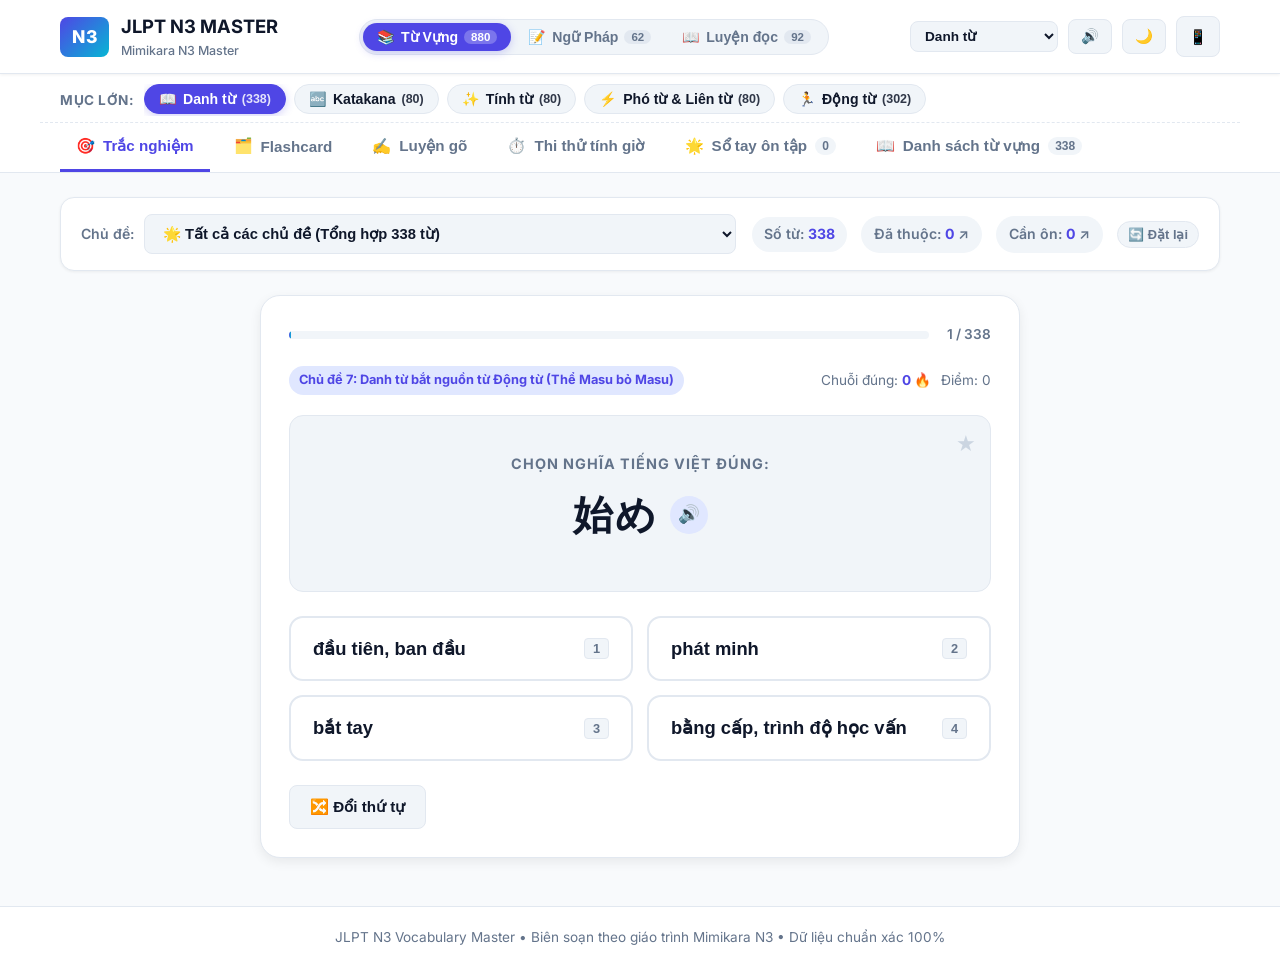
<file: index.html>
<!DOCTYPE html>
<html lang="vi" data-theme="light">
<head>
  <meta charset="UTF-8">
  <meta name="viewport" content="width=device-width, initial-scale=1.0, maximum-scale=1.0, user-scalable=no, viewport-fit=cover">
  <title>Ôn Tập Từ Vựng JLPT N3 - Mimikara</title>
  <link rel="stylesheet" href="style.css">
  <link rel="stylesheet" href="kanji-writer.css">
  <link rel="icon" type="image/svg+xml" href="icon.svg">
  <link rel="apple-touch-icon" href="icon.svg">
  <link rel="manifest" href="manifest.json">
  <meta name="theme-color" content="#4f46e5">
  <meta name="apple-mobile-web-app-capable" content="yes">
  <meta name="apple-mobile-web-app-status-bar-style" content="black-translucent">
  <meta name="apple-mobile-web-app-title" content="Quiz N3">
  <link rel="preconnect" href="https://fonts.googleapis.com">
  <link rel="preconnect" href="https://fonts.gstatic.com" crossorigin>
  <link href="https://fonts.googleapis.com/css2?family=Inter:wght@400;500;600;700;800&family=Noto+Sans+JP:wght@400;500;700;900&display=swap" rel="stylesheet">
</head>
<body>

  <!-- Header -->
  <header>
    <div class="header-inner">
      <a href="#" class="brand">
        <div class="logo-badge">N3</div>
        <div class="brand-title">
          <span id="brandMainTitle">JLPT N3 MASTER</span>
          <span class="brand-sub" id="brandSubTitle">Mimikara & Ngữ pháp VTI</span>
        </div>
      </a>

      <!-- Main Mode Switcher: Từ Vựng vs Ngữ Pháp -->
      <div class="app-mode-switch" id="appModeSwitch">
        <button class="mode-btn active" data-mode="vocab" id="modeBtnVocab">
          <span class="mode-icon">📚</span>
          <span class="mode-text">Từ Vựng</span>
          <span class="mode-badge">880</span>
        </button>
        <button class="mode-btn" data-mode="grammar" id="modeBtnGrammar">
          <span class="mode-icon">📝</span>
          <span class="mode-text">Ngữ Pháp</span>
          <span class="mode-badge">62</span>
        </button>
        <button class="mode-btn" data-mode="reading" id="modeBtnReading"><span class="mode-icon">📖</span><span class="mode-text">Luyện đọc</span><span class="mode-badge">92</span></button>
      </div>

      <div class="header-actions">
        <!-- Category selector (Extensible for Danh từ, Động từ, etc.) -->
        <select id="categorySelect" class="custom-select" style="max-width: 220px; font-size: 0.85rem; padding: 6px 10px;">
          <!-- Dynamically populated from QUIZ_CATEGORIES -->
        </select>

        <button id="soundToggleBtn" class="btn-icon" title="Bật/Tắt âm thanh">
          <span id="soundIcon">🔊</span>
        </button>

        <button id="themeToggleBtn" class="btn-icon" title="Chuyển chế độ Sáng/Tối">
          <span id="themeIcon">🌙</span>
        </button>

        <a href="connect.html" id="phoneConnectBtn" class="btn-icon" title="Kết nối học trên điện thoại (Mã QR & Link)" style="text-decoration: none;">
          <span>📱</span>
        </a>
      </div>
    </div>
  </header>

  <!-- ==================== VOCAB NAVIGATION TABS ==================== -->
  <div class="nav-tabs-wrapper" id="vocabNavTabsWrapper">
    <!-- Category Pills Switcher -->
    <div class="category-bar-wrapper">
      <span class="category-bar-label">Mục lớn:</span>
      <div id="categoryPills" class="category-pills-scroll">
        <!-- Dynamically rendered pills -->
      </div>
    </div>

    <ul class="nav-tabs">
      <li>
        <button class="nav-tab-btn active" data-tab="quiz">
          <span>🎯</span> Trắc nghiệm
        </button>
      </li>
      <li>
        <button class="nav-tab-btn" data-tab="flashcard">
          <span>🗂️</span> Flashcard
        </button>
      </li>
      <li>
        <button class="nav-tab-btn" data-tab="spelling">
          <span>✍️</span> Luyện gõ
        </button>
      </li>
      <li>
        <button class="nav-tab-btn" data-tab="exam">
          <span>⏱️</span> Thi thử tính giờ
        </button>
      </li>
      <li>
        <button class="nav-tab-btn" data-tab="review">
          <span>🌟</span> Sổ tay ôn tập
          <span id="reviewBadge" class="badge-count">0</span>
        </button>
      </li>
      <li>
        <button class="nav-tab-btn" data-tab="dictionary">
          <span>📖</span> Danh sách từ vựng
          <span id="dictTotalBadge" class="badge-count">0</span>
        </button>
      </li>
    </ul>
  </div>

  <!-- ==================== GRAMMAR NAVIGATION TABS ==================== -->
  <div class="nav-tabs-wrapper" id="grammarNavTabsWrapper" style="display: none;">
    <!-- Category Pills for Grammar -->
    <div class="category-bar-wrapper">
      <span class="category-bar-label">Nhóm:</span>
      <div id="grammarCategoryPills" class="category-pills-scroll">
        <!-- Dynamically rendered grammar pills -->
      </div>
    </div>

    <ul class="nav-tabs">
      <li>
        <button class="nav-tab-btn active" data-gtab="handbook">
          <span>📖</span> Cẩm nang 62 mẫu
          <span id="gHandbookBadge" class="badge-count">62</span>
        </button>
      </li>
      <li>
        <button class="nav-tab-btn" data-gtab="quiz">
          <span>🎯</span> Trắc nghiệm điền câu
        </button>
      </li>
      <li>
        <button class="nav-tab-btn" data-gtab="flashcard">
          <span>🗂️</span> Flashcard mẫu câu
        </button>
      </li>
      <li>
        <button class="nav-tab-btn" data-gtab="review">
          <span>⭐</span> Sổ tay cần ôn
          <span id="gReviewBadge" class="badge-count">0</span>
        </button>
      </li>
    </ul>
  </div>

  <!-- Main Content -->
  <main>
    <!-- ==================== VOCAB APPLICATION SPACE ==================== -->
    <div id="vocabAppSection">
      <!-- Topic / Filter Control Bar -->
      <div class="control-bar">
      <div class="select-group">
        <label for="topicSelect" class="select-label">Chủ đề:</label>
        <select id="topicSelect" class="custom-select">
          <option value="all">🌟 Tất cả 7 chủ đề (Tổng hợp 338 từ)</option>
          <!-- Populated dynamically -->
        </select>
      </div>

      <div class="quick-stats">
        <div class="stat-pill">Số từ: <strong id="currentWordCount">0</strong></div>
        <div id="statPillMastered" class="stat-pill clickable" title="Nhấn để xem danh sách các từ Đã thuộc">Đã thuộc: <strong id="masteredCount">0</strong> ↗</div>
        <div id="statPillMistake" class="stat-pill clickable" title="Nhấn để xem danh sách các câu Cần ôn">Cần ôn: <strong id="mistakeCount">0</strong> ↗</div>
        <button id="resetStatsBtn" class="btn-secondary" title="Đặt lại tiến độ Đã thuộc / Cần ôn" style="padding: 5px 10px; font-size: 0.8rem; border-radius: 999px; display: inline-flex; align-items: center; gap: 4px; cursor: pointer; color: var(--text-muted);">
          <span>🔄</span> Đặt lại
        </button>
      </div>
    </div>

    <!-- ==================== TAB 1: TRẮC NGHIỆM (QUIZ) ==================== -->
    <section id="view-quiz" class="view-section active">
      <div class="app-card">
        <!-- Progress -->
        <div class="progress-container">
          <div class="progress-track">
            <div id="quizProgressFill" class="progress-fill"></div>
          </div>
          <div id="quizProgressText" class="progress-text">1 / 10</div>
        </div>

        <div class="quiz-header">
          <span id="quizTopicBadge" class="quiz-topic-tag">Chủ đề 1</span>
          <div style="display: flex; gap: 10px; align-items: center;">
            <span>Chuỗi đúng: <strong id="streakCount" style="color: var(--primary);">0 🔥</strong></span>
            <span id="quizScoreText">Điểm: 0</span>
          </div>
        </div>

        <!-- Question box -->
        <div class="quiz-question-box">
          <button id="quizStarBtn" class="star-btn" title="Đánh dấu từ yêu thích">★</button>
          <div id="quizPromptType" class="question-prompt">Chọn nghĩa đúng của từ:</div>
          <div id="quizQuestionMain" class="question-main">
            <span id="quizQuestionWord">男性</span>
            <button id="quizAudioBtn" class="audio-btn" title="Nghe phát âm">🔊</button>
          </div>
          <div id="quizQuestionSub" class="question-sub">Âm Hán: NAM TÍNH</div>
        </div>

        <!-- 4 Options -->
        <div id="quizOptionsGrid" class="options-grid">
          <!-- Populated dynamically -->
        </div>

        <!-- Explanation Card (Shown after answering) -->
        <div id="quizExplanation" class="explanation-box">
          <div style="font-weight: 700; color: var(--primary); margin-bottom: 4px;">Chi tiết từ vựng:</div>
          <div class="exp-grid">
            <div class="exp-item">
              <div class="exp-label">Kanji</div>
              <div id="expKanji" class="exp-val">男性</div>
            </div>
            <div class="exp-item">
              <div class="exp-label">Cách đọc (Hiragana)</div>
              <div id="expHiragana" class="exp-val">だんせい</div>
            </div>
            <div class="exp-item">
              <div class="exp-label">Hán Việt</div>
              <div id="expHanViet" class="exp-val">NAM TÍNH</div>
            </div>
            <div class="exp-item">
              <div class="exp-label">Nghĩa tiếng Việt</div>
              <div id="expNghia" class="exp-val">đàn ông, nam giới</div>
            </div>
            <div class="exp-item">
              <div class="exp-label">STT Mimikara</div>
              <div id="expStt" class="exp-val">#1</div>
            </div>
          </div>
        </div>

        <!-- Action bar -->
        <div class="quiz-actions">
          <button id="quizShuffleBtn" class="btn-secondary">🔀 Đổi thứ tự</button>
          <button id="quizNextBtn" class="btn-primary" style="display: none;">
            Câu tiếp theo ➜
          </button>
        </div>
      </div>
    </section>

    <!-- ==================== TAB 2: FLASHCARD ==================== -->
    <section id="view-flashcard" class="view-section">
      <div class="app-card" style="max-width: 650px;">
        <div class="progress-container">
          <div class="progress-track">
            <div id="fcProgressFill" class="progress-fill"></div>
          </div>
          <div id="fcProgressText" class="progress-text">1 / 49</div>
        </div>

        <!-- 3D Flip Card -->
        <div id="flashcardElement" class="flashcard-wrapper">
          <div class="flashcard-inner">
            <!-- Front -->
            <div class="flashcard-front">
              <div style="display: flex; justify-content: space-between; width: 100%;">
                <span id="fcTopicBadge" class="quiz-topic-tag">Chủ đề 1</span>
                <span id="fcSttBadge" style="font-size: 0.85rem; font-weight: 700; color: var(--text-muted);">#1</span>
              </div>
              <div>
                <div id="fcKanji" class="fc-word-kanji">男性</div>
                <div id="fcHanViet" class="fc-word-hanviet">NAM TÍNH</div>
              </div>
              <div class="fc-hint">💡 Nhấp hoặc nhấn phím Space để lật thẻ xem nghĩa</div>
            </div>

            <!-- Back -->
            <div class="flashcard-back">
              <div style="display: flex; justify-content: space-between; width: 100%;">
                <span class="quiz-topic-tag">Đáp án & Cách đọc</span>
                <button id="fcAudioBtn" class="audio-btn" title="Nghe phát âm">🔊</button>
              </div>
              <div>
                <div id="fcHiragana" class="fc-word-hiragana">だんせい</div>
                <div id="fcNghia" class="fc-word-nghia">đàn ông, nam giới</div>
              </div>
              <div class="fc-hint">Nhấp vào thẻ để quay lại mặt trước</div>
            </div>
          </div>
        </div>

        <div class="fc-writing-tools"><button type="button" id="fcWritingBtn" class="btn-secondary" hidden>✍️ Cách viết</button></div>

        <!-- Controls -->
        <div class="flashcard-controls">
          <button id="fcPrevBtn" class="btn-secondary" title="Từ trước đó (Phím mũi tên trái)">⬅ Trước</button>
          <button id="fcReviewBtn" class="btn-status review" title="Đánh dấu cần ôn lại">⚠️ Cần ôn lại</button>
          <button id="fcMasteredBtn" class="btn-status mastered" title="Đánh dấu đã thuộc">✅ Đã thuộc</button>
          <button id="fcNextBtn" class="btn-secondary" title="Từ tiếp theo (Phím mũi tên phải)">Tiếp ➡</button>
        </div>
      </div>
    </section>

    <!-- ==================== TAB 3: LUYỆN GÕ (SPELLING) ==================== -->
    <section id="view-spelling" class="view-section">
      <div class="app-card">
        <div class="progress-container">
          <div class="progress-track">
            <div id="spellingProgressFill" class="progress-fill"></div>
          </div>
          <div id="spellingProgressText" class="progress-text">1 / 10</div>
        </div>

        <div class="spelling-box">
          <div class="quiz-topic-tag" id="spellingTopicBadge">Chủ đề 1</div>
          <div id="spellingKanji" class="spelling-prompt">男性</div>
          <div id="spellingHanViet" style="color: var(--primary); font-weight: 700; margin-bottom: 4px;">NAM TÍNH</div>
          <div id="spellingMeaning" class="spelling-meaning">đàn ông, nam giới</div>

          <form id="spellingForm">
            <input type="text" id="spellingInput" class="spelling-input" placeholder="Gõ Hiragana (hoặc Romaji)..." autocomplete="off" autofocus>
            <div id="spellingFeedback" class="spelling-feedback"></div>
            
            <div style="display: flex; gap: 10px; justify-content: center;">
              <button type="button" id="spellingHintBtn" class="btn-secondary">💡 Gợi ý chữ đầu</button>
              <button type="submit" class="btn-primary">Kiểm tra ↵</button>
              <button type="button" id="spellingSkipBtn" class="btn-secondary">Bỏ qua ➜</button>
            </div>
          </form>
        </div>
      </div>
    </section>

    <!-- ==================== TAB 4: THI THỬ TÍNH GIỜ (EXAM) ==================== -->
    <section id="view-exam" class="view-section">
      <!-- Exam Setup Screen -->
      <div id="examSetupCard" class="app-card">
        <h2 style="font-size: 1.6rem; margin-bottom: 8px;">⏱️ Thi thử trắc nghiệm JLPT N3</h2>
        <p style="color: var(--text-muted); margin-bottom: 24px;">Kiểm tra năng lực từ vựng N3 dưới áp lực thời gian tương tự bài thi thật.</p>

        <div style="margin-bottom: 20px;">
          <label style="font-weight: 700; display: block; margin-bottom: 8px;">Số câu hỏi:</label>
          <select id="examCountSelect" class="custom-select">
            <option value="15">15 câu (Khoảng 5 phút)</option>
            <option value="25" selected>25 câu (Khoảng 8 phút)</option>
            <option value="40">40 câu (Khoảng 15 phút)</option>
            <option value="all">Toàn bộ danh sách từ trong chủ đề</option>
          </select>
        </div>

        <div style="margin-bottom: 24px;">
          <label style="font-weight: 700; display: block; margin-bottom: 8px;">Thời gian mỗi câu:</label>
          <select id="examTimeSelect" class="custom-select">
            <option value="15">15 giây / câu (Nhanh - Phản xạ cao)</option>
            <option value="25" selected>25 giây / câu (Chuẩn JLPT)</option>
            <option value="40">40 giây / câu (Thư thả)</option>
          </select>
        </div>

        <button id="examStartBtn" class="btn-primary" style="width: 100%; justify-content: center; padding: 14px;">
          🚀 Bắt đầu thi ngay
        </button>
      </div>

      <!-- Exam Active Screen -->
      <div id="examActiveCard" class="app-card" style="display: none;">
        <div style="display: flex; justify-content: space-between; align-items: center; margin-bottom: 16px;">
          <span id="examCounterText" style="font-weight: 700;">Câu 1 / 25</span>
          <div id="examTimer" class="exam-timer">
            <span>⏳</span> <span id="examTimerValue">25s</span>
          </div>
        </div>

        <div class="progress-container">
          <div class="progress-track">
            <div id="examProgressFill" class="progress-fill"></div>
          </div>
        </div>

        <div class="quiz-question-box">
          <div id="examPromptType" class="question-prompt">Chọn nghĩa chính xác:</div>
          <div id="examQuestionMain" class="question-main">
            <span id="examQuestionWord">合格</span>
            <button id="examAudioBtn" class="audio-btn" title="Nghe phát âm">🔊</button>
          </div>
          <div id="examQuestionSub" class="question-sub">HỢP CÁCH</div>
        </div>

        <div id="examOptionsGrid" class="options-grid">
          <!-- Populated dynamically -->
        </div>
      </div>

      <!-- Exam Result Screen -->
      <div id="examResultCard" class="app-card exam-result-card" style="display: none;">
        <h2 style="font-size: 1.8rem; margin-bottom: 6px;">🎉 Kết Quả Bài Thi</h2>
        <p id="examResultSub" style="color: var(--text-muted); margin-bottom: 24px;">Hoàn thành bài thi N3</p>

        <div class="score-circle">
          <div id="examScorePercent">88%</div>
          <span id="examScoreFraction">22 / 25 câu đúng</span>
        </div>

        <div id="examRankBadge" style="display: inline-block; padding: 8px 18px; border-radius: 999px; font-weight: 800; margin-bottom: 24px;">
          Xuất Sắc! 🏆
        </div>

        <div style="display: flex; gap: 12px; justify-content: center; flex-wrap: wrap;">
          <button id="examRetryBtn" class="btn-primary">🔄 Thi lại</button>
          <button id="examReviewMistakesBtn" class="btn-secondary">⚠️ Ôn lại các câu làm sai</button>
        </div>
      </div>
    </section>

    <!-- ==================== TAB 5: SỔ TAY TỪ KHÓ, YÊU THÍCH & ĐÃ THUỘC ==================== -->
    <section id="view-review" class="view-section">
      <div class="control-bar" style="margin-bottom: 16px;">
        <div style="display: flex; gap: 10px; flex-wrap: wrap;">
          <button id="subtabMistakesBtn" class="btn-secondary" style="font-weight: 700; background: var(--primary-light); color: var(--primary);">
            ⚠️ Câu làm sai (<span id="countMistakesTab">0</span>)
          </button>
          <button id="subtabMasteredBtn" class="btn-secondary" style="font-weight: 700;">
            ✅ Đã thuộc (<span id="countMasteredTab">0</span>)
          </button>
          <button id="subtabFavoritesBtn" class="btn-secondary" style="font-weight: 700;">
            ⭐ Từ yêu thích (<span id="countFavoritesTab">0</span>)
          </button>
        </div>

        <button id="clearReviewBtn" class="btn-secondary" style="color: var(--danger);">
          🗑️ Xóa danh sách này
        </button>
      </div>

      <div id="reviewListContainer" class="dict-table-wrapper">
        <!-- Rendered dynamically -->
      </div>
    </section>

    <!-- ==================== TAB 6: DANH SÁCH TỪ VỰNG ==================== -->
    <section id="view-dictionary" class="view-section">
      <div class="dict-controls">
        <div class="dict-topic-group">
          <label for="dictTopicSelect" class="select-label">🏷️ Chủ đề:</label>
          <select id="dictTopicSelect" class="custom-select dict-topic-select">
            <option value="all">🌟 Tất cả chủ đề</option>
            <!-- Populated dynamically -->
          </select>
        </div>
        <div class="dict-search-wrapper">
          <input type="text" id="dictSearchInput" class="search-input" placeholder="🔍 Tìm kiếm từ vựng theo Kanji, Hiragana, Hán Việt hoặc Nghĩa...">
        </div>
      </div>

      <div class="dict-status-bar">
        <span id="dictStatusText">Đang hiển thị <strong id="dictFilteredCount">0</strong> từ</span>
        <div class="dict-col-toggles">
          <span class="dict-col-label">Che nội dung để dò bài:</span>
          <button type="button" class="col-pill-toggle" data-col="kanji" title="Ẩn/Hiện cột Kanji">
            <span class="col-icon">👁️</span> Kanji
          </button>
          <button type="button" class="col-pill-toggle" data-col="hiragana" title="Ẩn/Hiện cột Hiragana">
            <span class="col-icon">👁️</span> Hiragana
          </button>
          <button type="button" class="col-pill-toggle" data-col="hanviet" title="Ẩn/Hiện cột Âm Hán Việt">
            <span class="col-icon">👁️</span> Hán Việt
          </button>
          <button type="button" class="col-pill-toggle" data-col="nghia" title="Ẩn/Hiện cột Nghĩa tiếng Việt">
            <span class="col-icon">👁️</span> Nghĩa TV
          </button>
        </div>
      </div>

      <div class="dict-table-wrapper">
        <table class="dict-table" id="dictTable">
          <thead>
            <tr>
              <th style="width: 50px;">STT</th>
              <th class="th-toggleable">
                <div class="th-content">
                  <span>Kanji / Từ vựng</span>
                  <button type="button" class="btn-col-toggle" data-col="kanji" title="Ẩn/Hiện nội dung Kanji">
                    <span class="toggle-icon">👁️</span>
                  </button>
                </div>
              </th>
              <th class="th-toggleable">
                <div class="th-content">
                  <span>Hiragana</span>
                  <button type="button" class="btn-col-toggle" data-col="hiragana" title="Ẩn/Hiện nội dung Hiragana">
                    <span class="toggle-icon">👁️</span>
                  </button>
                </div>
              </th>
              <th class="th-toggleable">
                <div class="th-content">
                  <span>Âm Hán Việt</span>
                  <button type="button" class="btn-col-toggle" data-col="hanviet" title="Ẩn/Hiện nội dung Âm Hán Việt">
                    <span class="toggle-icon">👁️</span>
                  </button>
                </div>
              </th>
              <th class="th-toggleable">
                <div class="th-content">
                  <span>Nghĩa Tiếng Việt</span>
                  <button type="button" class="btn-col-toggle" data-col="nghia" title="Ẩn/Hiện nội dung Nghĩa Tiếng Việt">
                    <span class="toggle-icon">👁️</span>
                  </button>
                </div>
              </th>
              <th class="col-topic">Chủ đề</th>
              <th style="text-align: center; width: 100px;">Thao tác</th>
            </tr>
          </thead>
          <tbody id="dictTableBody">
            <!-- Populated dynamically -->
          </tbody>
        </table>
      </div>
    </section>
  </div> <!-- /#vocabAppSection -->

  <!-- ==================== GRAMMAR APPLICATION SPACE ==================== -->
  <div id="grammarAppSection" style="display: none;">
    <!-- Grammar Filter & Stats Bar -->
    <div class="control-bar" id="grammarControlBar">
      <div class="select-group">
        <label for="grammarCategorySelect" class="select-label">Phân loại:</label>
        <select id="grammarCategorySelect" class="custom-select">
          <!-- Populated from GRAMMAR_CATEGORIES -->
        </select>
      </div>

      <div class="quick-stats">
        <div class="stat-pill">Tổng mẫu: <strong id="grammarTotalCount">62</strong></div>
        <div id="gStatPillMastered" class="stat-pill clickable" title="Xem danh sách mẫu câu Đã thuộc">Đã thuộc: <strong id="gMasteredCount">0</strong> ↗</div>
        <div id="gStatPillReview" class="stat-pill clickable" title="Xem danh sách mẫu câu Cần ôn">Cần ôn: <strong id="gReviewCount">0</strong> ↗</div>
        <button id="resetGrammarStatsBtn" class="btn-secondary" title="Đặt lại tiến độ ngữ pháp" style="padding: 5px 10px; font-size: 0.8rem; border-radius: 999px; display: inline-flex; align-items: center; gap: 4px; cursor: pointer; color: var(--text-muted);">
          <span>🔄</span> Đặt lại
        </button>
      </div>
    </div>

    <!-- ==================== GRAMMAR TAB 1: CẨM NANG (HANDBOOK) ==================== -->
    <section id="view-grammar-handbook" class="view-section active">
      <div class="dict-controls">
        <div class="dict-search-wrapper">
          <input type="text" id="grammarSearchInput" class="search-input" placeholder="🔍 Tìm theo mẫu câu (~うちに), ý nghĩa (trong lúc), hoặc câu ví dụ...">
        </div>
        <button id="grammarToggleAllBtn" class="btn-secondary" style="white-space: nowrap; font-size: 0.88rem; padding: 11px 16px; display: inline-flex; align-items: center; gap: 6px;">
          <span id="toggleAllIcon">📂</span> <span id="toggleAllText">Mở rộng tất cả</span>
        </button>
      </div>

      <div class="dict-status-bar">
        <span id="grammarStatusText">Đang hiển thị <strong style="color: var(--primary);">62</strong> / 62 mẫu ngữ pháp</span>
      </div>

      <!-- Accordion list container for 62 grammar cards -->
      <div id="grammarCardsList" class="grammar-cards-container">
        <!-- Rendered dynamically -->
      </div>
    </section>

    <!-- ==================== GRAMMAR TAB 2: TRẮC NGHIỆM (QUIZ) ==================== -->
    <section id="view-grammar-quiz" class="view-section">
      <div class="app-card">
        <div class="progress-container">
          <div class="progress-track">
            <div id="gQuizProgressFill" class="progress-fill"></div>
          </div>
          <div id="gQuizProgressText" class="progress-text">1 / 10</div>
        </div>

        <div class="quiz-header">
          <span id="gQuizCategoryBadge" class="quiz-topic-tag">Thời gian & Trình tự</span>
          <div>Chuỗi đúng: <strong id="gQuizStreak" style="color: var(--primary);">0 🔥</strong></div>
        </div>

        <div class="quiz-question-box">
          <button id="gQuizStarBtn" class="star-btn" title="Lưu mẫu câu này vào Sổ tay cần ôn">★</button>
          <div class="question-prompt">Điền mẫu ngữ pháp thích hợp vào chỗ trống:</div>
          <div id="gQuizSentence" class="grammar-quiz-sentence">
            <!-- Japanese sentence with blank slot -->
          </div>
          <div id="gQuizMeaning" class="question-sub" style="margin-top: 8px;">
            <!-- Vietnamese translation hint -->
          </div>
          <div style="margin-top: 14px;">
            <button id="gQuizAudioBtn" class="audio-btn" title="Nghe câu tiếng Nhật">🔊</button>
          </div>
        </div>

        <!-- 4 Options Grid -->
        <div id="gQuizOptionsGrid" class="options-grid">
          <!-- Rendered dynamically -->
        </div>

        <!-- Explanation Box -->
        <div id="gQuizExplanation" class="explanation-box">
          <div id="gQuizExpTitle" style="font-weight: 700; color: var(--primary); margin-bottom: 6px; font-size: 1.05rem;"></div>
          <div id="gQuizExpDetail" style="font-size: 0.95rem; line-height: 1.5; color: var(--text-main);"></div>
        </div>

        <!-- Quiz Action Buttons -->
        <div class="quiz-actions">
          <button id="gQuizRestartBtn" class="btn-secondary">Làm bộ khác 🔄</button>
          <button id="gQuizNextBtn" class="btn-primary" style="display: none;">Câu tiếp theo ➔</button>
        </div>
      </div>
    </section>

    <!-- ==================== GRAMMAR TAB 3: FLASHCARD ==================== -->
    <section id="view-grammar-flashcard" class="view-section">
      <div class="app-card" style="text-align: center;">
        <div class="progress-container">
          <div class="progress-track">
            <div id="gFcProgressFill" class="progress-fill"></div>
          </div>
          <div id="gFcProgressText" class="progress-text">1 / 62</div>
        </div>

        <div class="flashcard-wrapper" id="gFlashcardElement">
          <div class="flashcard-inner">
            <!-- Mặt trước -->
            <div class="flashcard-front">
              <div style="display: flex; justify-content: space-between; width: 100%; align-items: center;">
                <span id="gFcCategoryBadge" class="quiz-topic-tag">Thời gian & Trình tự</span>
                <span id="gFcNumberBadge" style="font-weight: 800; color: var(--primary); font-size: 0.9rem;">#1</span>
              </div>
              <div style="flex: 1; display: flex; flex-direction: column; justify-content: center;">
                <div id="gFcPattern" class="fc-word-kanji" style="font-size: clamp(2rem, 6.5vw, 2.8rem); margin-top: 10px;">～うちに</div>
                <div id="gFcFormation" class="grammar-fc-formation" style="font-size: 0.95rem; color: var(--text-muted); margin-top: 10px; font-weight: 600; white-space: pre-line;"></div>
              </div>
              <div class="fc-hint">Chạm vào thẻ để lật xem ý nghĩa & ví dụ 🔄</div>
            </div>

            <!-- Mặt sau -->
            <div class="flashcard-back">
              <div style="display: flex; justify-content: space-between; width: 100%; align-items: center;">
                <span id="gFcCategoryBadgeBack" class="quiz-topic-tag">Thời gian & Trình tự</span>
                <button id="gFcAudioBtn" class="audio-btn" title="Nghe phát âm câu ví dụ">🔊</button>
              </div>
              <div style="flex: 1; display: flex; flex-direction: column; justify-content: center; overflow-y: auto; max-height: 200px; padding: 4px; width: 100%;">
                <div id="gFcMeaning" class="fc-word-nghia" style="font-size: 1.35rem; font-weight: 800; color: var(--primary); margin-top: 4px;">Trong lúc, nhân lúc...</div>
                <div id="gFcUsage" style="font-size: 0.85rem; color: var(--text-muted); margin: 6px 0 10px; line-height: 1.4; text-align: left; white-space: pre-line;"></div>
                <div id="gFcExample" style="font-size: 0.92rem; text-align: left; background: var(--bg-subtle); padding: 8px 12px; border-radius: var(--radius-sm); border-left: 3px solid var(--primary);"></div>
              </div>
              <div class="fc-hint">Chạm vào thẻ để lật lại 🔄</div>
            </div>
          </div>
        </div>

        <div class="flashcard-controls">
          <button id="gFcReviewBtn" class="btn-status review">⚠️ Cần ôn</button>
          <button id="gFcMasteredBtn" class="btn-status mastered">✅ Đã thuộc</button>
        </div>

        <div style="display: flex; justify-content: space-between; max-width: 580px; margin: 16px auto 0;">
          <button id="gFcPrevBtn" class="btn-secondary" style="padding: 8px 16px;">⬅️ Trước</button>
          <button id="gFcNextBtn" class="btn-secondary" style="padding: 8px 16px;">Tiếp ➡️</button>
        </div>
      </div>
    </section>

    <!-- ==================== GRAMMAR TAB 4: SỔ TAY (REVIEW) ==================== -->
    <section id="view-grammar-review" class="view-section">
      <div class="control-bar" style="margin-bottom: 16px;">
        <div style="display: flex; gap: 8px; flex-wrap: wrap;">
          <button id="gSubtabMistakesBtn" class="btn-secondary" style="font-weight: 700; background: var(--primary-light); color: var(--primary);">
            ⚠️ Cần ôn (<span id="gCountMistakesTab">0</span>)
          </button>
          <button id="gSubtabMasteredBtn" class="btn-secondary" style="font-weight: 700;">
            ✅ Đã thuộc (<span id="gCountMasteredTab">0</span>)
          </button>
          <button id="gSubtabStarredBtn" class="btn-secondary" style="font-weight: 700;">
            ⭐ Đã đánh dấu (<span id="gCountStarredTab">0</span>)
          </button>
        </div>

        <button id="gClearReviewBtn" class="btn-secondary" style="color: var(--danger);">
          🗑️ Xóa danh sách này
        </button>
      </div>

      <div id="gReviewListContainer" class="grammar-cards-container">
        <!-- Rendered dynamically -->
      </div>
    </section>
  </div> <!-- /#grammarAppSection -->
    <section id="readingAppSection" style="display: none;"></section>
  </main>

  <!-- Reset Stats Modal -->
  <div id="resetModal" class="modal-overlay" style="display: none; position: fixed; inset: 0; background: rgba(0,0,0,0.55); z-index: 9999; align-items: center; justify-content: center; backdrop-filter: blur(4px);">
    <div class="app-card" style="max-width: 440px; width: 90%; margin: 20px; box-shadow: var(--shadow-lg); animation: popIn 0.25s ease;">
      <h3 style="display: flex; align-items: center; gap: 8px; font-size: 1.25rem; margin-bottom: 12px; color: var(--text-main);">
        <span>🔄</span> Đặt lại tiến độ học tập
      </h3>
      <p style="font-size: 0.92rem; color: var(--text-muted); margin-bottom: 20px; line-height: 1.5;">
        Bạn muốn làm mới tiến độ học tập nào về mức 0?
      </p>

      <div style="display: flex; flex-direction: column; gap: 10px; margin-bottom: 24px;">
        <button id="resetMasteredBtn" class="btn-secondary" style="justify-content: flex-start; padding: 12px 16px; font-weight: 600; text-align: left;">
          <span>✅</span> Đặt lại danh sách <strong>"Đã thuộc"</strong> về 0
        </button>
        <button id="resetMistakesBtn" class="btn-secondary" style="justify-content: flex-start; padding: 12px 16px; font-weight: 600; text-align: left; color: #b45309;">
          <span>⚠️</span> Đặt lại danh sách <strong>"Cần ôn"</strong> về 0
        </button>
        <button id="resetAllStatsBtn" class="btn-secondary" style="justify-content: flex-start; padding: 12px 16px; font-weight: 700; text-align: left; color: var(--danger); border-color: rgba(239, 68, 68, 0.4);">
          <span>💥</span> Đặt lại <strong>TOÀN BỘ</strong> (Học lại từ đầu)
        </button>
      </div>

      <div style="display: flex; justify-content: flex-end;">
        <button id="closeResetModalBtn" class="btn-secondary" style="padding: 8px 18px;">Đóng</button>
      </div>
    </div>
  </div>

  <!-- Footer -->
  <footer>
    <p>JLPT N3 Vocabulary Master • Biên soạn theo giáo trình Mimikara N3 • Dữ liệu chuẩn xác 100%</p>
  </footer>

  <!-- Scripts -->
  <script src="vocab_data.js"></script>
  <script src="grammar_data.js?v=4"></script>
  <script src="reading_data.js"></script>
  <script src="reading_stage1.js"></script>
  <script src="reading_stage2.js"></script>
  <script src="reading_stage3.js"></script>
  <script src="reading_stage4.js"></script>
  <script src="reading_stage5.js"></script>
  <script src="reading_stage6.js"></script>
  <script src="reading_stage7.js"></script>
  <script src="reading_stage8.js"></script>
  <script src="reading_stage9.js"></script>
  <script src="reading_plan.js"></script>
  <script src="kanji-writer.js"></script>
  <script src="kanji-dialog.js"></script>
  <script src="reading.js"></script>
  <script src="app.js?v=16"></script>
  <script>
    if ('serviceWorker' in navigator) {
      let reloading = false;
      const hadController = !!navigator.serviceWorker.controller;
      navigator.serviceWorker.addEventListener('controllerchange', () => {
        if (hadController && !reloading) {
          reloading = true;
          window.location.reload();
        }
      });
      window.addEventListener('load', () => {
        navigator.serviceWorker.register('./service-worker.js', { updateViaCache: 'none' }).then(registration => {
          return registration.update();
        }).catch(err => {
          console.log('SW registration error:', err);
        });
      });
    }
  </script>
</body>
</html>
</file>
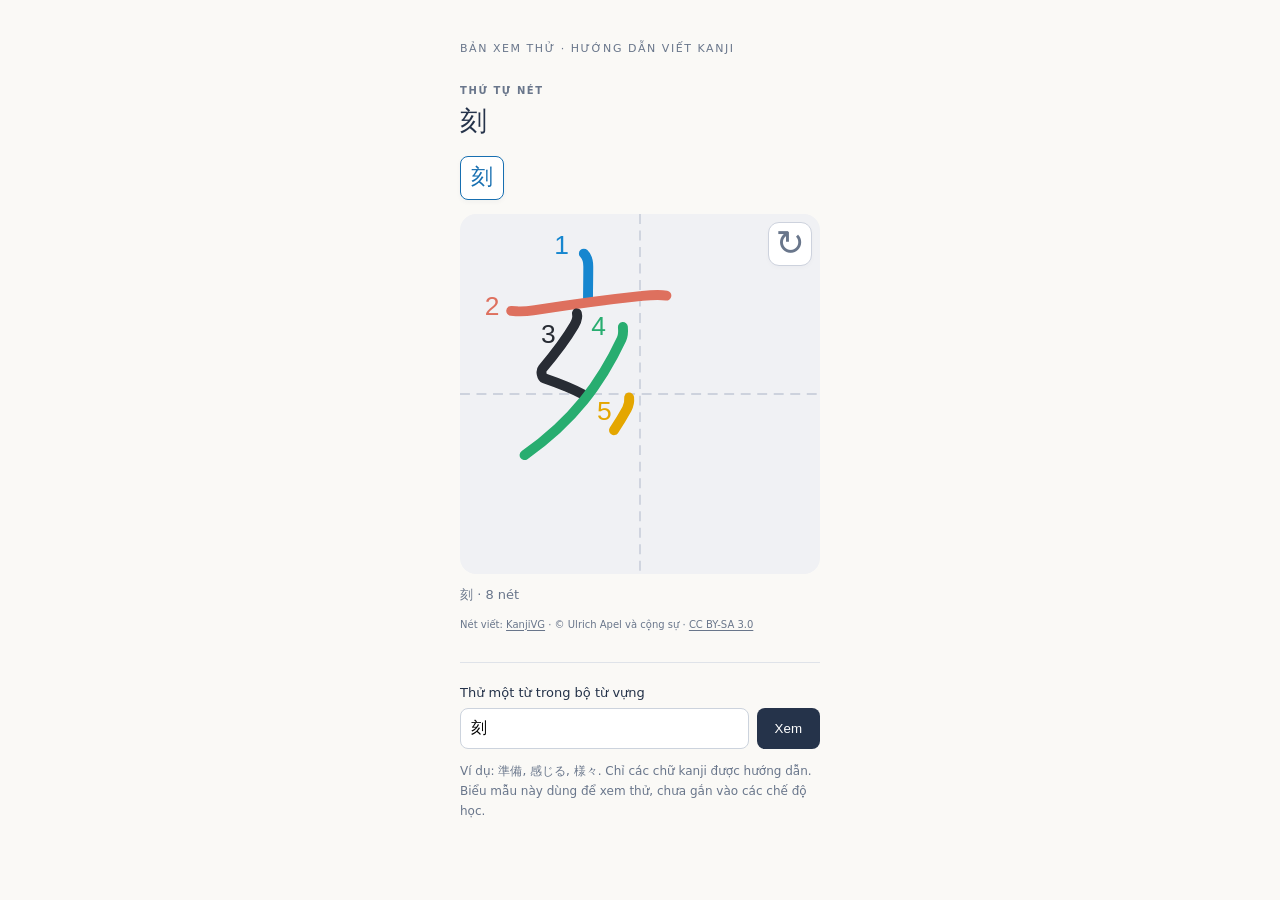
<file: kanji-preview.html>
<!doctype html>
<html lang="vi">
<head>
  <meta charset="utf-8">
  <meta name="viewport" content="width=device-width,initial-scale=1">
  <title>Xem thử khung viết kanji</title>
  <link rel="stylesheet" href="kanji-writer.css">
  <style>
    body { margin: 0; background: #faf9f6; color: #25334a; font-family: system-ui,sans-serif; }
    main { width: min(100% - 40px, 360px); margin: 42px auto; }
    .preview-label { font-size: 11px; letter-spacing: .14em; text-transform: uppercase; color: #69768b; margin: 0 0 24px; }
    .preview-form { margin-top: 28px; padding-top: 22px; border-top: 1px solid #dfe3e9; }
    label { display: block; font-size: 13px; margin-bottom: 8px; }
    .preview-fields { display: flex; gap: 8px; }
    input { min-width: 0; flex: 1; font: inherit; padding: 10px; border: 1px solid #ccd3dd; border-radius: 8px; }
    .preview-fields button { border: 0; border-radius: 8px; background: #25334a; color: white; padding: 10px 18px; cursor: pointer; }
    .preview-hint { font-size: 12px; color: #69768b; line-height: 1.7; }
  </style>
</head>
<body>
  <main>
    <p class="preview-label">Bản xem thử · Hướng dẫn viết kanji</p>
    <div id="kanjiPreview"></div>
    <form class="preview-form">
      <label for="previewWord">Thử một từ trong bộ từ vựng</label>
      <div class="preview-fields"><input id="previewWord" value="刻" maxlength="40" autocomplete="off"><button type="submit">Xem</button></div>
      <p class="preview-hint">Ví dụ: 準備, 感じる, 様々. Chỉ các chữ kanji được hướng dẫn. Biểu mẫu này dùng để xem thử, chưa gắn vào các chế độ học.</p>
    </form>
  </main>
  <script src="kanji-writer.js"></script>
  <script>
    const writer = KanjiWriter.mount(document.getElementById('kanjiPreview'), {word: '刻'});
    document.querySelector('form').addEventListener('submit', event => {
      event.preventDefault(); writer.setWord(document.getElementById('previewWord').value.trim());
    });
  </script>
</body>
</html>
</file>
<file: style.css>
:root {
  --primary: #4f46e5;
  --primary-hover: #4338ca;
  --primary-light: #e0e7ff;
  --secondary: #06b6d4;
  --success: #10b981;
  --success-light: #d1fae5;
  --danger: #ef4444;
  --danger-light: #fee2e2;
  --warning: #f59e0b;
  --warning-light: #fef3c7;
  
  --bg-main: #f8fafc;
  --bg-card: #ffffff;
  --bg-subtle: #f1f5f9;
  --text-main: #0f172a;
  --text-muted: #64748b;
  --text-inverse: #ffffff;
  --border: #e2e8f0;
  
  --radius-sm: 8px;
  --radius-md: 14px;
  --radius-lg: 20px;
  --shadow-sm: 0 1px 3px rgba(0,0,0,0.06);
  --shadow-md: 0 4px 12px rgba(0,0,0,0.07);
  --shadow-lg: 0 12px 28px rgba(0,0,0,0.1);
  --transition: all 0.25s cubic-bezier(0.4, 0, 0.2, 1);
  --header-height: 64px;
  --sat: env(safe-area-inset-top, 0px);
  --sab: env(safe-area-inset-bottom, 0px);
}

[data-theme="dark"] {
  --bg-main: #0b0f19;
  --bg-card: #151d2f;
  --bg-subtle: #1e293b;
  --text-main: #f1f5f9;
  --text-muted: #94a3b8;
  --border: #334155;
  --primary-light: #1e1b4b;
  --success-light: #064e3b;
  --danger-light: #7f1d1d;
  --warning-light: #78350f;
  --shadow-md: 0 4px 14px rgba(0,0,0,0.4);
  --shadow-lg: 0 12px 32px rgba(0,0,0,0.5);
}

* {
  margin: 0;
  padding: 0;
  box-sizing: border-box;
}

body {
  font-family: 'Inter', -apple-system, BlinkMacSystemFont, "Segoe UI", Roboto, "Hiragino Sans", "Meiryo", sans-serif;
  background-color: var(--bg-main);
  color: var(--text-main);
  line-height: 1.6;
  min-height: 100vh;
  min-height: 100dvh;
  display: flex;
  flex-direction: column;
  padding-bottom: var(--sab);
  transition: background-color 0.3s ease, color 0.3s ease;
}

/* Header */
header {
  background: var(--bg-card);
  border-bottom: 1px solid var(--border);
  position: sticky;
  top: 0;
  z-index: 100;
  box-shadow: var(--shadow-sm);
  padding-top: var(--sat);
}

.header-inner {
  max-width: 1200px;
  margin: 0 auto;
  padding: 12px 20px;
  display: flex;
  align-items: center;
  justify-content: space-between;
  gap: 16px;
}

.brand {
  display: flex;
  align-items: center;
  gap: 12px;
  text-decoration: none;
  color: inherit;
}

.logo-badge {
  background: linear-gradient(135deg, var(--primary), var(--secondary));
  color: white;
  font-weight: 800;
  font-size: 1.1rem;
  padding: 6px 12px;
  border-radius: var(--radius-sm);
  letter-spacing: 0.5px;
}

.brand-title {
  font-size: 1.15rem;
  font-weight: 700;
  display: flex;
  flex-direction: column;
}

.brand-sub {
  font-size: 0.78rem;
  font-weight: 500;
  color: var(--text-muted);
}

.header-actions {
  display: flex;
  align-items: center;
  gap: 10px;
}

/* App Mode Switcher (Từ vựng vs Ngữ pháp) */
.app-mode-switch {
  display: inline-flex;
  align-items: center;
  background: var(--bg-subtle);
  padding: 3px;
  border-radius: 999px;
  border: 1px solid var(--border);
  gap: 3px;
}

.mode-btn {
  background: transparent;
  border: none;
  padding: 6px 14px;
  border-radius: 999px;
  font-size: 0.88rem;
  font-weight: 700;
  color: var(--text-muted);
  cursor: pointer;
  transition: var(--transition);
  display: inline-flex;
  align-items: center;
  gap: 6px;
  white-space: nowrap;
  user-select: none;
}

.mode-btn:hover {
  color: var(--text-main);
}

.mode-btn.active {
  background: var(--primary);
  color: white;
  box-shadow: 0 2px 8px rgba(79, 70, 229, 0.25);
}

.mode-badge {
  background: var(--border);
  color: var(--text-muted);
  padding: 1px 7px;
  border-radius: 999px;
  font-size: 0.72rem;
  font-weight: 800;
  transition: var(--transition);
}

.mode-btn.active .mode-badge {
  background: rgba(255, 255, 255, 0.25);
  color: white;
}

.btn-icon {
  background: var(--bg-subtle);
  border: 1px solid var(--border);
  color: var(--text-main);
  border-radius: var(--radius-sm);
  padding: 8px 12px;
  cursor: pointer;
  font-size: 0.9rem;
  display: inline-flex;
  align-items: center;
  gap: 6px;
  transition: var(--transition);
}

.btn-icon:hover {
  background: var(--primary-light);
  color: var(--primary);
  border-color: var(--primary);
}

/* Navigation Tabs */
.nav-tabs-wrapper {
  background: var(--bg-card);
  border-bottom: 1px solid var(--border);
  overflow-x: auto;
}

.nav-tabs {
  max-width: 1200px;
  margin: 0 auto;
  padding: 0 20px;
  display: flex;
  gap: 8px;
  list-style: none;
}

.nav-tab-btn {
  background: none;
  border: none;
  color: var(--text-muted);
  padding: 14px 16px;
  font-size: 0.95rem;
  font-weight: 600;
  cursor: pointer;
  display: inline-flex;
  align-items: center;
  gap: 8px;
  border-bottom: 3px solid transparent;
  transition: var(--transition);
  white-space: nowrap;
}

.nav-tab-btn:hover {
  color: var(--primary);
}

.nav-tab-btn.active {
  color: var(--primary);
  border-bottom-color: var(--primary);
}

.badge-count {
  background: var(--bg-subtle);
  color: var(--text-muted);
  padding: 2px 7px;
  border-radius: 999px;
  font-size: 0.75rem;
  font-weight: 700;
}

.nav-tab-btn.active .badge-count {
  background: var(--primary-light);
  color: var(--primary);
}

/* Category Pills Switcher */
.category-bar-wrapper {
  max-width: 1200px;
  margin: 0 auto;
  padding: 10px 20px 6px;
  display: flex;
  gap: 10px;
  align-items: center;
  border-bottom: 1px dashed var(--border);
  overflow-x: auto;
  -webkit-overflow-scrolling: touch;
  scrollbar-width: none;
}

.category-bar-wrapper::-webkit-scrollbar {
  display: none;
}

.category-bar-label {
  font-size: 0.85rem;
  font-weight: 700;
  color: var(--text-muted);
  text-transform: uppercase;
  letter-spacing: 0.5px;
  white-space: nowrap;
  flex-shrink: 0;
}

.category-pills-scroll {
  display: flex;
  gap: 8px;
  overflow-x: auto;
  -webkit-overflow-scrolling: touch;
  scrollbar-width: none;
  flex-wrap: nowrap;
  padding-bottom: 2px;
}

.category-pills-scroll::-webkit-scrollbar {
  display: none;
}

.cat-pill {
  background: var(--bg-subtle);
  border: 1px solid var(--border);
  color: var(--text-main);
  padding: 6px 14px;
  border-radius: 999px;
  font-size: 0.88rem;
  font-weight: 700;
  cursor: pointer;
  transition: var(--transition);
  display: inline-flex;
  align-items: center;
  gap: 6px;
  white-space: nowrap;
  flex-shrink: 0;
}

.cat-pill:hover {
  border-color: var(--primary);
  background: var(--primary-light);
  color: var(--primary);
}

.cat-pill.active {
  background: var(--primary);
  color: white;
  border-color: var(--primary);
  box-shadow: 0 2px 8px rgba(79, 70, 229, 0.25);
}

/* Main Container */
main {
  max-width: 1200px;
  margin: 0 auto;
  padding: 24px 20px 48px;
  width: 100%;
  flex: 1;
}

/* Topic Bar / Controls */
.control-bar {
  background: var(--bg-card);
  border: 1px solid var(--border);
  border-radius: var(--radius-md);
  padding: 16px 20px;
  margin-bottom: 24px;
  display: flex;
  flex-wrap: wrap;
  align-items: center;
  justify-content: space-between;
  gap: 16px;
  box-shadow: var(--shadow-sm);
}

.select-group {
  display: flex;
  align-items: center;
  gap: 10px;
  flex: 1;
  min-width: 260px;
}

.select-label {
  font-size: 0.88rem;
  font-weight: 600;
  color: var(--text-muted);
  white-space: nowrap;
}

.custom-select {
  width: 100%;
  padding: 10px 14px;
  border: 1px solid var(--border);
  border-radius: var(--radius-sm);
  background: var(--bg-subtle);
  color: var(--text-main);
  font-size: 0.92rem;
  font-weight: 600;
  outline: none;
  transition: var(--transition);
  cursor: pointer;
}

.custom-select:focus {
  border-color: var(--primary);
  box-shadow: 0 0 0 3px rgba(79, 70, 229, 0.15);
}

.quick-stats {
  display: flex;
  align-items: center;
  gap: 14px;
  font-size: 0.88rem;
  color: var(--text-muted);
}

.stat-pill {
  background: var(--bg-subtle);
  padding: 6px 12px;
  border-radius: 999px;
  font-weight: 600;
  transition: var(--transition);
}

.stat-pill strong {
  color: var(--primary);
}

.stat-pill.clickable {
  cursor: pointer;
  border: 1px solid transparent;
  user-select: none;
}

.stat-pill.clickable:hover {
  background: var(--primary-light);
  border-color: var(--primary);
  transform: translateY(-1px);
}

.stat-pill.clickable:hover strong {
  color: var(--primary-dark, #3730a3);
}

/* View Sections */
.view-section {
  display: none;
  animation: fadeIn 0.3s ease;
}

.view-section.active {
  display: block;
}

@keyframes fadeIn {
  from { opacity: 0; transform: translateY(6px); }
  to { opacity: 1; transform: translateY(0); }
}

/* Common Card */
.app-card {
  background: var(--bg-card);
  border: 1px solid var(--border);
  border-radius: var(--radius-lg);
  box-shadow: var(--shadow-md);
  padding: 28px;
  max-width: 760px;
  margin: 0 auto;
}

/* Progress bar */
.progress-container {
  display: flex;
  align-items: center;
  gap: 12px;
  margin-bottom: 20px;
}

.progress-track {
  flex: 1;
  height: 8px;
  background: var(--bg-subtle);
  border-radius: 999px;
  overflow: hidden;
}

.progress-fill {
  height: 100%;
  background: linear-gradient(90deg, var(--primary), var(--secondary));
  width: 0%;
  border-radius: 999px;
  transition: width 0.3s ease;
}

.progress-text {
  font-size: 0.85rem;
  font-weight: 600;
  color: var(--text-muted);
  min-width: 50px;
  text-align: right;
}

/* Quiz Card Elements */
.quiz-header {
  display: flex;
  justify-content: space-between;
  align-items: center;
  margin-bottom: 20px;
  font-size: 0.85rem;
  color: var(--text-muted);
}

.quiz-topic-tag {
  background: var(--primary-light);
  color: var(--primary);
  font-weight: 700;
  padding: 4px 10px;
  border-radius: 999px;
  font-size: 0.8rem;
}

.quiz-question-box {
  text-align: center;
  padding: 36px 16px;
  background: var(--bg-subtle);
  border-radius: var(--radius-md);
  margin-bottom: 24px;
  position: relative;
  border: 1px solid var(--border);
}

.star-btn {
  position: absolute;
  top: 14px;
  right: 14px;
  background: none;
  border: none;
  font-size: 1.4rem;
  cursor: pointer;
  color: #cbd5e1;
  transition: var(--transition);
}

.star-btn.active {
  color: #eab308;
  transform: scale(1.15);
}

.question-prompt {
  font-size: 0.9rem;
  color: var(--text-muted);
  text-transform: uppercase;
  letter-spacing: 1px;
  font-weight: 700;
  margin-bottom: 8px;
}

.question-main {
  font-size: 2.5rem;
  font-weight: 800;
  color: var(--text-main);
  letter-spacing: 2px;
  margin-bottom: 8px;
  cursor: pointer;
  display: inline-flex;
  align-items: center;
  gap: 12px;
}

.question-sub {
  font-size: 1.1rem;
  color: var(--text-muted);
  font-weight: 500;
}

.audio-btn {
  background: var(--primary-light);
  border: none;
  color: var(--primary);
  width: 38px;
  height: 38px;
  border-radius: 50%;
  display: inline-flex;
  align-items: center;
  justify-content: center;
  cursor: pointer;
  font-size: 1.1rem;
  transition: var(--transition);
  vertical-align: middle;
}

.audio-btn:hover {
  transform: scale(1.1);
  background: var(--primary);
  color: white;
}

/* Quiz Options Grid */
.options-grid {
  display: grid;
  grid-template-columns: repeat(2, 1fr);
  gap: 14px;
  margin-bottom: 24px;
}

@media (max-width: 600px) {
  .options-grid {
    grid-template-columns: 1fr;
  }
}

.option-btn {
  background: var(--bg-card);
  border: 2px solid var(--border);
  border-radius: var(--radius-md);
  padding: 18px 22px;
  text-align: left;
  font-size: 1.05rem;
  font-weight: 600;
  color: var(--text-main);
  cursor: pointer;
  transition: var(--transition);
  display: flex;
  align-items: center;
  justify-content: space-between;
  gap: 12px;
  position: relative;
  min-height: 64px;
}

.option-btn:hover:not(:disabled) {
  border-color: var(--primary);
  background: var(--primary-light);
  transform: translateY(-2px);
}

.option-key {
  font-size: 0.8rem;
  background: var(--bg-subtle);
  border: 1px solid var(--border);
  padding: 2px 8px;
  border-radius: 4px;
  color: var(--text-muted);
  align-self: center;
}

.option-content {
  display: flex;
  flex-direction: column;
  gap: 4px;
  text-align: left;
  flex: 1;
}

.option-hira {
  font-size: 1.25rem;
  font-weight: 700;
  color: var(--primary);
  letter-spacing: 0.5px;
}

.option-meaning {
  font-size: 1.15rem;
  font-weight: 600;
  color: var(--text-main);
  line-height: 1.4;
}

.option-btn.correct {
  border-color: var(--success) !important;
  background: var(--success-light) !important;
}

.option-btn.correct .option-hira {
  color: #065f46 !important;
}

.option-btn.correct .option-meaning {
  color: #047857 !important;
}

[data-theme="dark"] .option-btn.correct .option-hira {
  color: #a7f3d0 !important;
}

[data-theme="dark"] .option-btn.correct .option-meaning {
  color: #6ee7b7 !important;
}

.option-btn.incorrect {
  border-color: var(--danger) !important;
  background: var(--danger-light) !important;
}

.option-btn.incorrect .option-hira {
  color: #991b1b !important;
}

.option-btn.incorrect .option-meaning {
  color: #b91c1c !important;
}

[data-theme="dark"] .option-btn.incorrect .option-hira {
  color: #fca5a5 !important;
}

[data-theme="dark"] .option-btn.incorrect .option-meaning {
  color: #f87171 !important;
}

/* Answer Explanation Box */
.explanation-box {
  background: var(--bg-subtle);
  border-left: 4px solid var(--primary);
  border-radius: 0 var(--radius-sm) var(--radius-sm) 0;
  padding: 16px 20px;
  margin-bottom: 20px;
  display: none;
  animation: fadeIn 0.2s ease;
}

.explanation-box.active {
  display: block;
}

.exp-grid {
  display: grid;
  grid-template-columns: repeat(auto-fit, minmax(160px, 1fr));
  gap: 12px;
  margin-top: 8px;
}

.exp-item {
  font-size: 0.9rem;
}

.exp-label {
  font-size: 0.75rem;
  font-weight: 700;
  color: var(--text-muted);
  text-transform: uppercase;
}

.exp-val {
  font-weight: 600;
  color: var(--text-main);
  font-size: 1rem;
}

/* Quiz Controls Bottom */
.quiz-actions {
  display: flex;
  justify-content: space-between;
  align-items: center;
  gap: 12px;
}

.btn-primary {
  background: var(--primary);
  color: white;
  border: none;
  padding: 12px 24px;
  border-radius: var(--radius-sm);
  font-size: 1rem;
  font-weight: 700;
  cursor: pointer;
  transition: var(--transition);
  display: inline-flex;
  align-items: center;
  gap: 8px;
}

.btn-primary:hover {
  background: var(--primary-hover);
  transform: translateY(-1px);
  box-shadow: 0 4px 12px rgba(79, 70, 229, 0.3);
}

.btn-secondary {
  background: var(--bg-subtle);
  color: var(--text-main);
  border: 1px solid var(--border);
  padding: 12px 20px;
  border-radius: var(--radius-sm);
  font-size: 0.95rem;
  font-weight: 600;
  cursor: pointer;
  transition: var(--transition);
}

.btn-secondary:hover {
  background: var(--border);
}

/* Flashcard 3D Card */
.flashcard-wrapper {
  perspective: 1000px;
  width: 100%;
  max-width: 580px;
  height: 380px;
  margin: 0 auto 24px;
  cursor: pointer;
}

.flashcard-inner {
  position: relative;
  width: 100%;
  height: 100%;
  text-align: center;
  transition: transform 0.6s cubic-bezier(0.4, 0, 0.2, 1);
  transform-style: preserve-3d;
}

.flashcard-wrapper.flipped .flashcard-inner {
  transform: rotateY(180deg);
}

.flashcard-front, .flashcard-back {
  position: absolute;
  width: 100%;
  height: 100%;
  -webkit-backface-visibility: hidden;
  backface-visibility: hidden;
  border-radius: var(--radius-lg);
  border: 2px solid var(--border);
  background: var(--bg-card);
  box-shadow: var(--shadow-lg);
  padding: 32px 24px;
  display: flex;
  flex-direction: column;
  justify-content: space-between;
  align-items: center;
}

.flashcard-back {
  transform: rotateY(180deg);
  background: linear-gradient(145deg, var(--bg-card), var(--bg-subtle));
}

.fc-word-kanji {
  font-size: 3.4rem;
  font-weight: 800;
  letter-spacing: 2px;
  margin-top: 20px;
}

.fc-word-hanviet {
  font-size: 1.25rem;
  font-weight: 700;
  color: var(--primary);
  margin-top: 8px;
}

.fc-word-hiragana {
  font-size: 2.2rem;
  font-weight: 700;
  color: var(--primary);
  margin-top: 12px;
}

.fc-word-nghia {
  font-size: 1.5rem;
  font-weight: 600;
  color: var(--text-main);
  margin-top: 10px;
}

.fc-hint {
  font-size: 0.85rem;
  color: var(--text-muted);
}

.flashcard-controls {
  display: flex;
  justify-content: center;
  align-items: center;
  gap: 16px;
  max-width: 580px;
  margin: 0 auto;
}

.btn-status {
  flex: 1;
  padding: 12px 18px;
  border-radius: var(--radius-md);
  border: none;
  font-weight: 700;
  cursor: pointer;
  display: flex;
  align-items: center;
  justify-content: center;
  gap: 8px;
  transition: var(--transition);
}

.btn-status.review {
  background: var(--warning-light);
  color: #b45309;
}

.btn-status.mastered {
  background: var(--success-light);
  color: #047857;
}

.btn-status:hover {
  transform: translateY(-2px);
  filter: brightness(0.95);
}

/* Spelling / Typing Practice */
.spelling-box {
  text-align: center;
}

.spelling-prompt {
  font-size: 2.6rem;
  font-weight: 800;
  margin: 16px 0 8px;
}

.spelling-meaning {
  font-size: 1.2rem;
  color: var(--text-muted);
  margin-bottom: 24px;
}

.spelling-input {
  width: 100%;
  max-width: 420px;
  padding: 16px 20px;
  font-size: 1.3rem;
  text-align: center;
  border: 2px solid var(--border);
  border-radius: var(--radius-md);
  background: var(--bg-subtle);
  color: var(--text-main);
  outline: none;
  font-weight: 600;
  transition: var(--transition);
  margin-bottom: 16px;
}

.spelling-input:focus {
  border-color: var(--primary);
  background: var(--bg-card);
  box-shadow: 0 0 0 4px rgba(79, 70, 229, 0.15);
}

.spelling-feedback {
  font-size: 1.1rem;
  font-weight: 700;
  min-height: 28px;
  margin-bottom: 16px;
}

/* Exam Screen */
.exam-timer {
  display: inline-flex;
  align-items: center;
  gap: 6px;
  background: var(--danger-light);
  color: var(--danger);
  padding: 6px 14px;
  border-radius: 999px;
  font-weight: 700;
  font-size: 1rem;
}

.exam-result-card {
  text-align: center;
  padding: 40px 24px;
}

.score-circle {
  width: 140px;
  height: 140px;
  border-radius: 50%;
  border: 6px solid var(--primary);
  display: flex;
  flex-direction: column;
  align-items: center;
  justify-content: center;
  margin: 0 auto 24px;
  font-size: 2.2rem;
  font-weight: 800;
  color: var(--primary);
}

.score-circle span {
  font-size: 0.85rem;
  font-weight: 600;
  color: var(--text-muted);
}

/* Vocab List / Dictionary */
.dict-controls {
  display: flex;
  gap: 12px;
  margin-bottom: 12px;
  flex-wrap: wrap;
  align-items: center;
}

.dict-topic-group {
  display: flex;
  align-items: center;
  gap: 8px;
  background: var(--bg-card);
  padding: 4px 12px;
  border: 1px solid var(--border);
  border-radius: var(--radius-sm);
  box-shadow: var(--shadow-sm);
}

.dict-topic-group .select-label {
  font-size: 0.85rem;
  font-weight: 700;
  color: var(--text-muted);
  white-space: nowrap;
}

.dict-topic-select {
  border: none !important;
  background: transparent !important;
  color: var(--text-main) !important;
  font-size: 0.92rem !important;
  font-weight: 600 !important;
  outline: none !important;
  cursor: pointer;
  max-width: 320px;
  padding: 8px 4px !important;
}

.dict-search-wrapper {
  flex: 1;
  min-width: 250px;
}

.dict-status-bar {
  display: flex;
  justify-content: space-between;
  align-items: center;
  margin-bottom: 14px;
  padding: 0 4px;
  font-size: 0.86rem;
  color: var(--text-muted);
  gap: 12px;
  flex-wrap: wrap;
}

.dict-status-bar strong {
  color: var(--primary);
  font-weight: 700;
}

/* Toolbar Quick Pills */
.dict-col-toggles {
  display: flex;
  align-items: center;
  gap: 6px;
  flex-wrap: wrap;
}

.dict-col-label {
  font-size: 0.82rem;
  font-weight: 600;
  color: var(--text-muted);
  margin-right: 2px;
}

.col-pill-toggle {
  display: inline-flex;
  align-items: center;
  gap: 4px;
  padding: 4px 10px;
  border-radius: 999px;
  border: 1px solid var(--border);
  background: var(--bg-card);
  color: var(--text-muted);
  font-size: 0.8rem;
  font-weight: 600;
  cursor: pointer;
  transition: all 0.2s ease;
}

.col-pill-toggle:hover {
  border-color: var(--primary);
  color: var(--primary);
  background: var(--bg-subtle);
}

.col-pill-toggle.active {
  background: #fef3c7;
  border-color: #f59e0b;
  color: #b45309;
  box-shadow: 0 1px 3px rgba(245, 158, 11, 0.2);
}

[data-theme="dark"] .col-pill-toggle.active {
  background: rgba(245, 158, 11, 0.22);
  border-color: #f59e0b;
  color: #fbbf24;
}

@media (max-width: 768px) {
  .dict-status-bar {
    flex-direction: column;
    align-items: flex-start;
  }
}

@media (max-width: 640px) {
  .dict-topic-group {
    width: 100%;
  }
  .dict-topic-select {
    max-width: 100%;
    width: 100%;
  }
  .dict-search-wrapper {
    width: 100%;
  }
}

.search-input {
  width: 100%;
  padding: 12px 18px;
  border: 1px solid var(--border);
  border-radius: var(--radius-sm);
  background: var(--bg-card);
  color: var(--text-main);
  font-size: 0.95rem;
  outline: none;
}

.search-input:focus {
  border-color: var(--primary);
}

.dict-table-wrapper {
  background: var(--bg-card);
  border: 1px solid var(--border);
  border-radius: var(--radius-md);
  box-shadow: var(--shadow-sm);
  position: relative;
}

.dict-table {
  width: 100%;
  border-collapse: separate;
  border-spacing: 0;
  text-align: left;
}

.dict-table thead th {
  position: sticky;
  top: var(--header-height, 64px);
  z-index: 40;
  background: var(--bg-card);
  padding: 14px 16px;
  font-size: 0.82rem;
  font-weight: 700;
  color: var(--text-muted);
  text-transform: uppercase;
  border-bottom: 2px solid var(--border);
  box-shadow: 0 4px 10px -2px rgba(0, 0, 0, 0.08);
}

.dict-table thead th:first-child {
  border-top-left-radius: var(--radius-md);
}

.dict-table thead th:last-child {
  border-top-right-radius: var(--radius-md);
}

/* Column Toggle Buttons in Table Header */
.th-toggleable {
  position: relative;
  user-select: none;
}

.th-content {
  display: flex;
  align-items: center;
  justify-content: space-between;
  gap: 6px;
  white-space: nowrap;
}

.btn-col-toggle {
  display: inline-flex;
  align-items: center;
  justify-content: center;
  width: 26px;
  height: 26px;
  padding: 0;
  border-radius: 6px;
  border: 1px solid var(--border);
  background: var(--bg-subtle);
  color: var(--text-muted);
  font-size: 0.85rem;
  cursor: pointer;
  transition: all 0.2s ease;
  flex-shrink: 0;
}

.btn-col-toggle:hover {
  background: var(--bg-card);
  border-color: var(--primary);
  transform: scale(1.1);
  box-shadow: var(--shadow-sm);
}

.btn-col-toggle.active {
  background: #fef3c7;
  border-color: #f59e0b;
  color: #b45309;
  box-shadow: 0 0 0 2px rgba(245, 158, 11, 0.25);
}

[data-theme="dark"] .btn-col-toggle.active {
  background: rgba(245, 158, 11, 0.25);
  border-color: #f59e0b;
  color: #fbbf24;
}

.dict-table td {
  padding: 14px 16px;
  border-bottom: 1px solid var(--border);
  font-size: 0.95rem;
  vertical-align: middle;
}

.dict-table tr:hover {
  background: var(--bg-subtle);
}

.dict-kanji {
  font-size: 1.25rem;
  font-weight: 700;
}

.dict-hanviet {
  font-size: 0.85rem;
  color: var(--primary);
  font-weight: 700;
}

.dict-hiragana {
  font-size: 1.05rem;
  color: #d97706;
  font-weight: 600;
}

.dict-nghia {
  font-size: 0.95rem;
  color: var(--text-main);
}

/* Masked Column Styles (Che nội dung để dò bài) */
.dict-table.hide-col-kanji td.dict-kanji,
.dict-table.hide-col-hiragana td.dict-hiragana,
.dict-table.hide-col-hanviet td.dict-hanviet,
.dict-table.hide-col-nghia td.dict-nghia {
  cursor: pointer;
}

.dict-table.hide-col-kanji td.dict-kanji .cell-text,
.dict-table.hide-col-hiragana td.dict-hiragana .cell-text,
.dict-table.hide-col-hanviet td.dict-hanviet .cell-text,
.dict-table.hide-col-nghia td.dict-nghia .cell-text {
  color: transparent !important;
  text-shadow: none !important;
  background: var(--bg-subtle);
  border: 1px dashed var(--border);
  border-radius: 6px;
  padding: 3px 10px;
  display: inline-block;
  user-select: none;
  transition: all 0.18s ease;
  position: relative;
  min-height: 24px;
  min-width: 48px;
  box-sizing: border-box;
}

.dict-table.hide-col-kanji td.dict-kanji .cell-text::after,
.dict-table.hide-col-hiragana td.dict-hiragana .cell-text::after,
.dict-table.hide-col-hanviet td.dict-hanviet .cell-text::after,
.dict-table.hide-col-nghia td.dict-nghia .cell-text::after {
  content: "???";
  position: absolute;
  top: 50%;
  left: 50%;
  transform: translate(-50%, -50%);
  color: var(--text-muted);
  font-size: 0.8rem;
  font-weight: 700;
  letter-spacing: 1px;
  pointer-events: none;
  opacity: 0.65;
}

/* Hover or Clicked/Revealed */
.dict-table.hide-col-kanji td.dict-kanji:hover .cell-text,
.dict-table.hide-col-kanji td.dict-kanji.revealed .cell-text,
.dict-table.hide-col-hiragana td.dict-hiragana:hover .cell-text,
.dict-table.hide-col-hiragana td.dict-hiragana.revealed .cell-text,
.dict-table.hide-col-hanviet td.dict-hanviet:hover .cell-text,
.dict-table.hide-col-hanviet td.dict-hanviet.revealed .cell-text,
.dict-table.hide-col-nghia td.dict-nghia:hover .cell-text,
.dict-table.hide-col-nghia td.dict-nghia.revealed .cell-text {
  color: inherit !important;
  background: transparent !important;
  border-color: transparent !important;
  user-select: text;
}

.dict-table.hide-col-kanji td.dict-kanji:hover .cell-text::after,
.dict-table.hide-col-kanji td.dict-kanji.revealed .cell-text::after,
.dict-table.hide-col-hiragana td.dict-hiragana:hover .cell-text::after,
.dict-table.hide-col-hiragana td.dict-hiragana.revealed .cell-text::after,
.dict-table.hide-col-hanviet td.dict-hanviet:hover .cell-text::after,
.dict-table.hide-col-hanviet td.dict-hanviet.revealed .cell-text::after,
.dict-table.hide-col-nghia td.dict-nghia:hover .cell-text::after,
.dict-table.hide-col-nghia td.dict-nghia.revealed .cell-text::after {
  display: none !important;
}

/* Empty State */
.empty-state {
  text-align: center;
  padding: 60px 20px;
  color: var(--text-muted);
}

.empty-icon {
  font-size: 3rem;
  margin-bottom: 12px;
}

/* =============================================================================
   GRAMMAR APP STYLES (CẨM NANG, TRẮC NGHIỆM, FLASHCARD & SỔ TAY NGỮ PHÁP)
   ============================================================================= */

/* Search bar on top of Handbook */
.grammar-search-bar {
  display: flex;
  gap: 12px;
  align-items: center;
  margin-bottom: 12px;
}

/* Grammar Accordion Cards */
.grammar-cards-container {
  display: flex;
  flex-direction: column;
  gap: 12px;
}

.grammar-card {
  background: var(--bg-card);
  border: 1px solid var(--border);
  border-radius: var(--radius-md);
  box-shadow: var(--shadow-sm);
  transition: var(--transition);
  overflow: hidden;
}

.grammar-card:hover {
  border-color: var(--primary-light);
  box-shadow: var(--shadow-md);
}

.grammar-card-header {
  padding: 14px 18px;
  display: flex;
  align-items: center;
  justify-content: space-between;
  gap: 12px;
  cursor: pointer;
  user-select: none;
  background: var(--bg-card);
  transition: background-color 0.2s ease;
}

.grammar-card-header:hover {
  background: var(--bg-subtle);
}

.grammar-card.expanded .grammar-card-header {
  border-bottom: 1px solid var(--border);
  background: var(--bg-subtle);
}

.gcard-title-group {
  display: flex;
  align-items: center;
  gap: 10px;
  flex-wrap: wrap;
  flex: 1;
}

.gcard-id-badge {
  background: var(--primary-light);
  color: var(--primary);
  font-weight: 800;
  font-size: 0.82rem;
  padding: 3px 8px;
  border-radius: 6px;
  flex-shrink: 0;
}

.gcard-pattern {
  font-size: 1.25rem;
  font-weight: 800;
  color: var(--text-main);
  letter-spacing: 0.5px;
}

.gcard-meaning {
  font-size: 0.95rem;
  font-weight: 600;
  color: var(--primary);
}

.gcard-cat-tag {
  font-size: 0.76rem;
  color: var(--text-muted);
  background: var(--bg-card);
  border: 1px solid var(--border);
  padding: 2px 8px;
  border-radius: 999px;
  white-space: nowrap;
}

.gcard-actions {
  display: flex;
  align-items: center;
  gap: 8px;
  flex-shrink: 0;
}

.gcard-chevron {
  font-size: 0.85rem;
  color: var(--text-muted);
  transition: transform 0.25s ease;
}

.grammar-card.expanded .gcard-chevron {
  transform: rotate(180deg);
}

/* Grammar Card Body (Accordion Content) */
.grammar-card-body {
  padding: 18px 20px;
  display: none;
  animation: fadeIn 0.2s ease;
}

.grammar-card.expanded .grammar-card-body {
  display: block;
}

.gcard-section-label {
  font-size: 0.8rem;
  font-weight: 700;
  color: var(--text-muted);
  text-transform: uppercase;
  letter-spacing: 0.5px;
  margin-bottom: 6px;
  display: flex;
  align-items: center;
  gap: 6px;
}

.gcard-formation-box {
  background: var(--bg-subtle);
  border-left: 3px solid var(--primary);
  border-radius: 0 var(--radius-sm) var(--radius-sm) 0;
  padding: 10px 14px;
  font-size: 0.92rem;
  font-weight: 600;
  color: var(--text-main);
  white-space: pre-line;
  margin-bottom: 14px;
  line-height: 1.5;
}

.gcard-usage-box {
  font-size: 0.92rem;
  line-height: 1.6;
  color: var(--text-main);
  white-space: pre-line;
  margin-bottom: 16px;
  background: rgba(79, 70, 229, 0.04);
  padding: 10px 14px;
  border-radius: var(--radius-sm);
  border: 1px dashed var(--border);
}

.gcard-examples-list {
  display: flex;
  flex-direction: column;
  gap: 10px;
}

.gcard-example-item {
  display: flex;
  align-items: flex-start;
  gap: 10px;
  background: var(--bg-subtle);
  padding: 10px 14px;
  border-radius: var(--radius-sm);
  border: 1px solid transparent;
  transition: var(--transition);
}

.gcard-example-item:hover {
  border-color: var(--border);
  background: var(--bg-card);
}

.gcard-example-content {
  flex: 1;
}

.gcard-example-ja {
  font-size: 1.05rem;
  font-weight: 700;
  color: var(--text-main);
  margin-bottom: 4px;
  line-height: 1.45;
}

.gcard-example-vi {
  font-size: 0.9rem;
  color: var(--text-muted);
  line-height: 1.4;
}

/* Grammar Quiz Sentence */
.grammar-quiz-sentence {
  font-size: clamp(1.35rem, 4.5vw, 1.8rem);
  font-weight: 700;
  color: var(--text-main);
  line-height: 1.6;
  margin: 12px 0;
}

.blank-slot {
  display: inline-block;
  background: var(--primary-light);
  color: var(--primary);
  border-bottom: 3px solid var(--primary);
  border-radius: 4px;
  padding: 2px 14px;
  margin: 0 4px;
  font-weight: 800;
}

/* Grammar Flashcard Details */
.grammar-fc-formation {
  font-size: 0.95rem;
  color: var(--text-muted);
  font-weight: 600;
  line-height: 1.5;
  background: var(--bg-subtle);
  padding: 8px 14px;
  border-radius: var(--radius-sm);
  display: inline-block;
}

/* Footer */
footer {
  text-align: center;
  padding: 20px;
  font-size: 0.85rem;
  color: var(--text-muted);
  border-top: 1px solid var(--border);
  background: var(--bg-card);
}

/* ==========================================================================
   MOBILE & IPHONE 12 PRO MAX (428px) RESPONSIVE OPTIMIZATIONS
   ========================================================================== */
@media (max-width: 640px) {
  /* Fast tap response on iOS */
  button, select, input, .cat-pill, .nav-tab-btn, .option-btn {
    touch-action: manipulation;
    -webkit-tap-highlight-color: transparent;
  }

  /* Header */
  .header-inner {
    padding: 8px 12px;
    gap: 8px;
    flex-wrap: wrap;
  }

  .brand {
    gap: 8px;
  }

  .logo-badge {
    padding: 4px 8px;
    font-size: 0.95rem;
    border-radius: 6px;
  }

  .brand-title span:first-child {
    font-size: 0.95rem;
    line-height: 1.2;
  }

  .brand-sub {
    font-size: 0.72rem;
  }

  /* Mode switcher full-width on mobile */
  .app-mode-switch {
    width: 100%;
    order: 3;
    display: flex;
    justify-content: stretch;
  }

  .mode-btn {
    flex: 1;
    justify-content: center;
    padding: 7px 8px;
    font-size: 0.85rem;
  }

  /* On mobile, categorySelect in header is hidden to save space; user uses categoryPills below */
  #categorySelect {
    display: none !important;
  }

  .header-actions {
    gap: 6px;
  }

  .btn-icon {
    padding: 6px 10px;
    font-size: 0.88rem;
    min-height: 38px;
    min-width: 38px;
  }

  /* Category pills bar & Nav Tabs */
  .category-bar-wrapper {
    padding: 8px 12px 6px;
    gap: 6px;
  }

  .category-bar-label {
    font-size: 0.76rem;
  }

  .cat-pill {
    padding: 5px 11px;
    font-size: 0.82rem;
  }

  .nav-tabs {
    padding: 0 10px;
    gap: 4px;
  }

  .nav-tab-btn {
    padding: 10px 10px;
    font-size: 0.84rem;
  }

  /* Main & Control Bar */
  main {
    padding: 12px 10px 36px;
  }

  .control-bar {
    padding: 12px 10px;
    gap: 10px;
    margin-bottom: 16px;
    border-radius: var(--radius-md);
  }

  .select-group {
    width: 100%;
    min-width: 0;
    flex-direction: column;
    align-items: stretch;
    gap: 4px;
  }

  .custom-select {
    padding: 8px 10px;
    font-size: 0.88rem;
    width: 100%;
  }

  .quick-stats {
    width: 100%;
    display: flex;
    justify-content: space-between;
    align-items: center;
    gap: 4px;
    flex-wrap: wrap;
  }

  .stat-pill {
    font-size: 0.76rem;
    padding: 5px 7px;
    flex: 1 1 auto;
    text-align: center;
    white-space: nowrap;
  }

  #resetStatsBtn {
    padding: 5px 8px !important;
    font-size: 0.74rem !important;
  }

  .app-card {
    padding: 16px 12px;
    border-radius: var(--radius-md);
  }

  /* Quiz View */
  .quiz-header {
    margin-bottom: 12px;
    font-size: 0.8rem;
  }

  .quiz-question-box {
    padding: 20px 10px;
    margin-bottom: 16px;
  }

  .question-prompt {
    font-size: 0.78rem;
    margin-bottom: 6px;
  }

  .question-main {
    font-size: clamp(1.8rem, 6.8vw, 2.3rem);
    gap: 8px;
    margin-bottom: 6px;
  }

  .question-sub {
    font-size: 0.95rem;
  }

  .star-btn {
    top: 8px;
    right: 8px;
    font-size: 1.25rem;
  }

  .options-grid {
    grid-template-columns: 1fr !important;
    gap: 10px;
    margin-bottom: 16px;
  }

  .option-btn {
    padding: 12px 14px;
    min-height: 52px;
    font-size: 0.95rem;
    gap: 8px;
  }

  .option-hira {
    font-size: 1.15rem;
  }

  .option-meaning {
    font-size: 1.05rem;
  }

  .quiz-actions {
    gap: 8px;
  }

  .btn-primary, .btn-secondary {
    padding: 10px 14px;
    font-size: 0.88rem;
    min-height: 44px;
  }

  /* Flashcard View */
  .flashcard-wrapper {
    height: 300px;
    max-width: 100%;
    margin-bottom: 16px;
  }

  .flashcard-front, .flashcard-back {
    padding: 18px 14px;
  }

  .fc-word-kanji {
    font-size: clamp(2.4rem, 8vw, 3rem);
    margin-top: 6px;
  }

  .fc-word-hanviet {
    font-size: 1.05rem;
    margin-top: 4px;
  }

  .fc-word-hiragana {
    font-size: clamp(1.6rem, 5.5vw, 2rem);
    margin-top: 8px;
  }

  .fc-word-nghia {
    font-size: clamp(1.15rem, 4vw, 1.35rem);
    margin-top: 6px;
  }

  .flashcard-controls {
    gap: 8px;
    width: 100%;
  }

  .btn-status {
    padding: 12px 10px;
    font-size: 0.88rem;
    min-height: 44px;
  }

  /* Spelling Practice */
  .spelling-prompt {
    font-size: clamp(2rem, 7vw, 2.5rem);
    margin: 12px 0 6px;
  }

  .spelling-meaning {
    font-size: 1.05rem;
    margin-bottom: 18px;
  }

  .spelling-input {
    font-size: 1.15rem;
    padding: 12px 14px;
    max-width: 100%;
  }

  /* Exam Screen */
  .score-circle {
    width: 110px;
    height: 110px;
    font-size: 1.75rem;
    margin-bottom: 16px;
  }

  /* Notebook / Review List Subtabs */
  #view-review .control-bar > div:first-child {
    width: 100%;
    display: flex;
    gap: 6px;
    flex-wrap: wrap;
  }

  #view-review .control-bar button {
    flex: 1 1 calc(50% - 6px);
    font-size: 0.8rem;
    padding: 8px 6px;
    text-align: center;
    justify-content: center;
  }

  #clearReviewBtn {
    width: 100%;
    text-align: center;
    justify-content: center;
    margin-top: 4px;
    font-size: 0.82rem;
    padding: 8px;
  }

  /* Dictionary / Vocab List Table */
  .dict-controls {
    gap: 8px;
    margin-bottom: 10px;
  }

  .dict-topic-group {
    width: 100%;
    padding: 4px 8px;
  }

  .dict-topic-select {
    width: 100%;
    font-size: 0.86rem !important;
  }

  .dict-search-wrapper {
    width: 100%;
  }

  .search-input {
    padding: 10px 12px;
    font-size: 0.88rem;
  }

  .dict-status-bar {
    flex-direction: column;
    align-items: flex-start;
    gap: 6px;
    margin-bottom: 10px;
    font-size: 0.8rem;
  }

  .dict-col-toggles {
    display: flex;
    align-items: center;
    gap: 4px;
    width: 100%;
    flex-wrap: wrap;
  }

  .dict-col-label {
    width: 100%;
    font-size: 0.78rem;
    margin-bottom: 2px;
  }

  .col-pill-toggle {
    padding: 4px 7px;
    font-size: 0.74rem;
    min-height: 28px;
  }

  .dict-table-wrapper {
    overflow-x: auto;
    -webkit-overflow-scrolling: touch;
    border-radius: var(--radius-sm);
  }

  .dict-table {
    font-size: 0.85rem;
    width: 100%;
    min-width: 380px;
  }

  /* Hide Topic Column on mobile to make the table fit cleanly on iPhone 12 Pro Max (428px) */
  .dict-table .col-topic {
    display: none !important;
  }

  .dict-table thead th {
    padding: 9px 4px;
    font-size: 0.74rem;
  }

  .dict-table td {
    padding: 8px 4px;
    font-size: 0.84rem;
  }

  .dict-kanji {
    font-size: 1.05rem !important;
    font-weight: 700;
  }

  .dict-hiragana {
    font-size: 0.92rem !important;
  }

  .dict-hanviet {
    font-size: 0.75rem !important;
  }

  .dict-nghia {
    font-size: 0.82rem !important;
    line-height: 1.35;
  }

  .btn-col-toggle {
    width: 22px;
    height: 22px;
    font-size: 0.7rem;
  }

  /* Masking cell size on mobile */
  .dict-table.hide-col-kanji td.dict-kanji .cell-text,
  .dict-table.hide-col-hiragana td.dict-hiragana .cell-text,
  .dict-table.hide-col-hanviet td.dict-hanviet .cell-text,
  .dict-table.hide-col-nghia td.dict-nghia .cell-text {
    min-width: 32px;
    padding: 2px 6px;
    font-size: 0.78rem;
  }

  .audio-btn.dict-speak-btn,
  .audio-btn.btn-speak {
    width: 28px !important;
    height: 28px !important;
    font-size: 0.8rem !important;
  }

  .star-btn.dict-star-btn {
    font-size: 1.05rem !important;
  }

  .btn-unmaster {
    padding: 3px 6px !important;
    font-size: 0.74rem !important;
    margin-left: 2px !important;
  }

  /* Mobile Grammar Optimizations */
  .grammar-search-bar {
    flex-direction: column;
    align-items: stretch;
    gap: 8px;
  }

  .grammar-search-bar button {
    width: 100%;
    justify-content: center;
  }

  .grammar-card-header {
    padding: 12px 14px;
    gap: 8px;
  }

  .gcard-pattern {
    font-size: 1.1rem;
  }

  .gcard-meaning {
    font-size: 0.88rem;
  }

  .grammar-card-body {
    padding: 14px 12px;
  }

  .gcard-example-ja {
    font-size: 0.98rem;
  }

  .gcard-example-vi {
    font-size: 0.85rem;
  }

  .grammar-quiz-sentence {
    font-size: clamp(1.2rem, 5vw, 1.55rem);
    line-height: 1.5;
  }

  .blank-slot {
    padding: 2px 8px;
    font-size: 1rem;
  }
}
/* Reading room: quiet typography and a book-like two-column layout. */
.reading-heading { display:flex; justify-content:space-between; align-items:center; gap:16px; margin:26px 0; }
.reading-heading h1 { font-size:clamp(1.6rem,3vw,2.2rem); letter-spacing:-.04em; }
.reading-heading p,.reading-subtitle { color:var(--text-muted); }
.reading-coverage { background:var(--bg-card); border:1px solid var(--border); border-radius:14px; padding:20px; margin-bottom:28px; }
.reading-metrics { display:grid; grid-template-columns:repeat(3,minmax(0,1fr)); gap:20px; }
.reading-metrics > div { display:grid; gap:5px; border-left:3px solid var(--primary); padding-left:14px; }
.reading-metrics span,.reading-metrics small { color:var(--text-muted); font-size:.8rem; }
.reading-metrics strong { font-size:1.3rem; }
.reading-coverage p { line-height:1.8; font-size:.85rem; margin:14px 0; }
.reading-coverage details details { padding:12px 0; }
.reading-missing { max-height:240px; overflow:auto; }
.reading-objectives { border-left:3px solid var(--primary); padding:10px 14px; margin:18px 0; font-size:.85rem; background:var(--bg-subtle); line-height:1.8; }
#readingStage { width:100%; margin-bottom:16px; }
.reading-recall-question { border:1px solid var(--border); border-radius:10px; padding:12px; margin:18px 0; min-width:0; }
.reading-recall-question legend { padding:0 6px; font-weight:600; font-size:.9rem; }
.reading-recall-question label { display:flex; gap:8px; padding:10px; cursor:pointer; font-size:.9rem; }
.reading-recall-question input { flex-shrink:0; }
@media(max-width:640px) { .reading-metrics { grid-template-columns:1fr; gap:16px; } .reading-metrics > div { grid-template-columns:1fr auto; } .reading-metrics small { grid-column:2; } }
.reading-kicker { font-size:.72rem; letter-spacing:.1em; text-transform:uppercase; color:var(--text-muted); }
#readingProgress { white-space:nowrap; border:1px solid var(--border); border-radius:30px; padding:8px 16px; font-size:.85rem; }
.reading-layout { display:grid; grid-template-columns:260px minmax(0,1fr); gap:28px; align-items:start; }
.reading-sidebar label { display:block; margin-bottom:8px; font-weight:600; }
#readingFilter { width:100%; margin-bottom:14px; }
#readingList { display:grid; gap:8px; }
.reading-lesson { text-align:left; width:100%; padding:15px; border:1px solid var(--border); border-radius:10px; background:var(--bg-card); color:var(--text-main); cursor:pointer; display:grid; gap:6px; font:inherit; }
.reading-lesson.selected { border-color:var(--primary); box-shadow:inset 3px 0 var(--primary); background:var(--primary-light); }
.reading-lesson > span:last-child { font-size:.76rem; color:var(--text-muted); }
.reading-paper { min-width:0; background:var(--bg-card); border:1px solid var(--border); border-top:4px solid var(--primary); border-radius:4px 4px 16px 16px; padding:clamp(20px,4vw,48px); scroll-margin-top:calc(var(--header-height) + 16px); }
.reading-paper h2 { font-family:'Noto Sans JP',serif; font-size:clamp(1.5rem,3vw,2rem); margin:12px 0 4px; }
.reading-tools { display:flex; flex-wrap:wrap; gap:8px; margin:16px 0; }
.reading-hint,.reading-empty { font-size:.82rem; color:var(--text-muted); margin:14px 0; }
.reading-prose { font-family:'Noto Sans JP',sans-serif; font-size:1.12rem; line-height:2.7; letter-spacing:.035em; margin:28px 0; overflow-wrap:anywhere; }
.reading-prose p { margin-bottom:22px; text-indent:1em; }
.reading-word { display:inline; padding:0 1px; border:0; border-bottom:1px dashed var(--primary); background:transparent; color:inherit; font:inherit; letter-spacing:inherit; cursor:pointer; text-indent:0; }
.reading-word:hover { background:var(--primary-light); }
.reading-word rt { font-size:.55em; letter-spacing:0; color:var(--text-muted); }
.reading-lookup { border-left:3px solid var(--primary); background:var(--bg-subtle); padding:16px 20px; border-radius:0 10px 10px 0; font-size:.9rem; }
.reading-lookup > strong { font-size:1.35rem; margin-right:12px; }
.reading-detail { margin-top:18px; border-top:1px solid var(--border); padding-top:16px; }
.reading-detail summary { cursor:pointer; font-weight:600; }
.reading-detail > div { padding:16px 0; }
.reading-detail p { margin:10px 0; line-height:1.9; }
.reading-grammar { margin-bottom:20px; }
.reading-grammar blockquote { padding:10px 16px; border-left:2px solid var(--border); margin:12px 0; font-size:1.05rem; }
.reading-pre { white-space:pre-line; }
.reading-vocab { display:flex; flex-wrap:wrap; gap:8px; }
.reading-vocab button { text-align:left; white-space:normal; }
.reading-questions { margin-top:30px; border-top:2px solid var(--border); padding-top:24px; }
.reading-questions > p { color:var(--text-muted); font-size:.85rem; margin:8px 0 20px; }
.reading-questions fieldset { border:1px solid var(--border); border-radius:10px; padding:16px; margin:20px 0; min-width:0; }
.reading-questions legend { font-family:'Noto Sans JP',sans-serif; font-weight:600; padding:0 6px; }
.reading-questions label { display:flex; align-items:baseline; gap:8px; padding:10px; border-radius:6px; cursor:pointer; }
.reading-questions label:has(input:checked) { background:var(--primary-light); }
.reading-feedback { font-size:.88rem; margin-top:10px; }
.reading-feedback.right { color:var(--text-main); border-left:3px solid var(--success); padding-left:12px; }
.reading-feedback.wrong { color:var(--text-main); border-left:3px solid var(--danger); padding-left:12px; }
#readingAppSection button:focus-visible,#readingAppSection summary:focus-visible { outline:2px solid var(--primary); outline-offset:4px; }
#readingAppSection button:disabled { opacity:.65; cursor:default; }
@media(max-width:900px) { .reading-layout { grid-template-columns:210px minmax(0,1fr); gap:16px; } }
@media(max-width:640px) {
  .reading-heading { align-items:flex-start; flex-direction:column; }
  .reading-layout { grid-template-columns:minmax(0,1fr); }
  #readingList { grid-template-columns:repeat(10,190px); overflow-x:auto; padding:4px 2px 12px; }
  .reading-sidebar .reading-hint { display:none; }
  .reading-prose { font-size:1.04rem; line-height:2.7; }
  .app-mode-switch { flex-wrap:nowrap; }
  .app-mode-switch .mode-btn { min-width:0; padding:7px 6px; gap:4px; font-size:.8rem; }
  .app-mode-switch .mode-badge { display:none; }
}
</file>
<file: kanji-writer.css>
.kanji-writer {
  --kw-paper: #f0f1f4;
  --kw-ink: #25334a;
  --kw-muted: #69768b;
  --kw-line: #cdd2dd;
  --kw-button: #fff;
  --kw-accent: #176fb1;
  width: 100%; max-width: 360px; color: var(--kw-ink);
  font-family: system-ui, sans-serif; box-sizing: border-box;
}
.kanji-writer *, .kanji-writer *::before, .kanji-writer *::after { box-sizing: border-box; }
.kw-heading { margin-bottom: 14px; }
.kw-kicker { font-size: 10px; letter-spacing: .16em; font-weight: 700; color: var(--kw-muted); }
.kw-word { font-family: 'Noto Sans JP', 'Yu Gothic', sans-serif; font-size: 27px; font-weight: 500; line-height: 1.5; margin: 3px 0 0; overflow-wrap: anywhere; }
.kw-characters { display: flex; flex-wrap: wrap; gap: 8px; margin: 0 0 14px; }
.kw-characters:empty { display: none; }
.kw-character { border: 1px solid var(--kw-line); background: transparent; border-radius: 8px; font: 500 22px/1.3 'Yu Gothic', sans-serif; color: var(--kw-muted); min-width: 44px; min-height: 44px; padding: 5px 10px; cursor: pointer; }
.kw-character[aria-pressed="true"] { background: var(--kw-button); color: var(--kw-accent); border-color: var(--kw-accent); box-shadow: 0 2px 5px #1429440a; }
.kw-board { position: relative; width: 100%; aspect-ratio: 1; background: var(--kw-paper); border-radius: 16px; overflow: hidden; }
.kw-canvas { width: 100%; height: 100%; display: block; }
.kw-guide { stroke: var(--kw-line); stroke-width: .55; stroke-dasharray: 3 2; }
.kw-stroke { fill: none; stroke-width: 3; stroke-linecap: round; stroke-linejoin: round; }
.kw-number { font: 8px sans-serif; }
.kw-replay { position: absolute; top: 8px; right: 8px; width: 44px; height: 44px; border: 1px solid var(--kw-line); border-radius: 11px; color: var(--kw-muted); background: var(--kw-button); font: 35px/1 system-ui, sans-serif; display: grid; place-items: center; cursor: pointer; box-shadow: 0 2px 5px #14294406; }
.kw-replay:hover:enabled { color: var(--kw-accent); }
.kw-replay:disabled { opacity: .45; cursor: default; }
.kw-replay:focus-visible, .kw-character:focus-visible { outline: 3px solid var(--kw-accent); outline-offset: 3px; }
.kw-message { position: absolute; inset: 30% 12%; display: grid; place-content: center; text-align: center; font-size: 14px; line-height: 1.7; color: var(--kw-muted); pointer-events: none; margin: 0; }
.kw-message:empty { display: none; }
.kw-status { color: var(--kw-muted); font-size: 13px; margin: 12px 0 0; min-height: 20px; }
.kw-credit { font-size: 10px; line-height: 1.8; color: var(--kw-muted); margin: 10px 0 0; }
.kw-credit a { color: inherit; text-underline-offset: 2px; }
[data-theme="dark"] .kanji-writer { --kw-paper: #ebedf2; --kw-ink: #e5ebf6; --kw-muted: #aab6c9; --kw-line: #c7cdda; --kw-button: #fff; }
[data-theme="dark"] .kw-board { --kw-muted: #69768b; }
[data-theme="dark"] .kw-character { border-color: #526079; }
[data-theme="dark"] .kw-character[aria-pressed="true"] { background: #e9f3ff; }
.kanji-dialog { position: fixed; inset: 0; margin: auto; width: min(420px, calc(100% - 24px)); height: fit-content; max-height: calc(100dvh - 32px); padding: 24px; border: 1px solid var(--border, #dce1eb); border-radius: 20px; background: var(--bg-card, #fff); color: var(--text-main, #25334a); overflow: auto; }
.kanji-dialog::backdrop { background: #14213c80; }
.kanji-dialog .kanji-writer { margin: 0 auto; }
.kw-close { position: absolute; right: 12px; top: 12px; width: 44px; height: 44px; border: 0; border-radius: 10px; color: inherit; background: transparent; font: 20px system-ui,sans-serif; cursor: pointer; }
.kw-close:hover { background: #8090a51a; }
.kw-close:focus-visible { outline: 2px solid #1686cf; outline-offset: -3px; }
.kanji-dialog .kw-heading { padding-right: 36px; }
body.kanji-dialog-open { overflow: hidden; }
.fc-writing-tools { display: flex; justify-content: center; margin: 12px 0; }
[data-theme="dark"] .kanji-dialog { background: #172238; }
</file>
